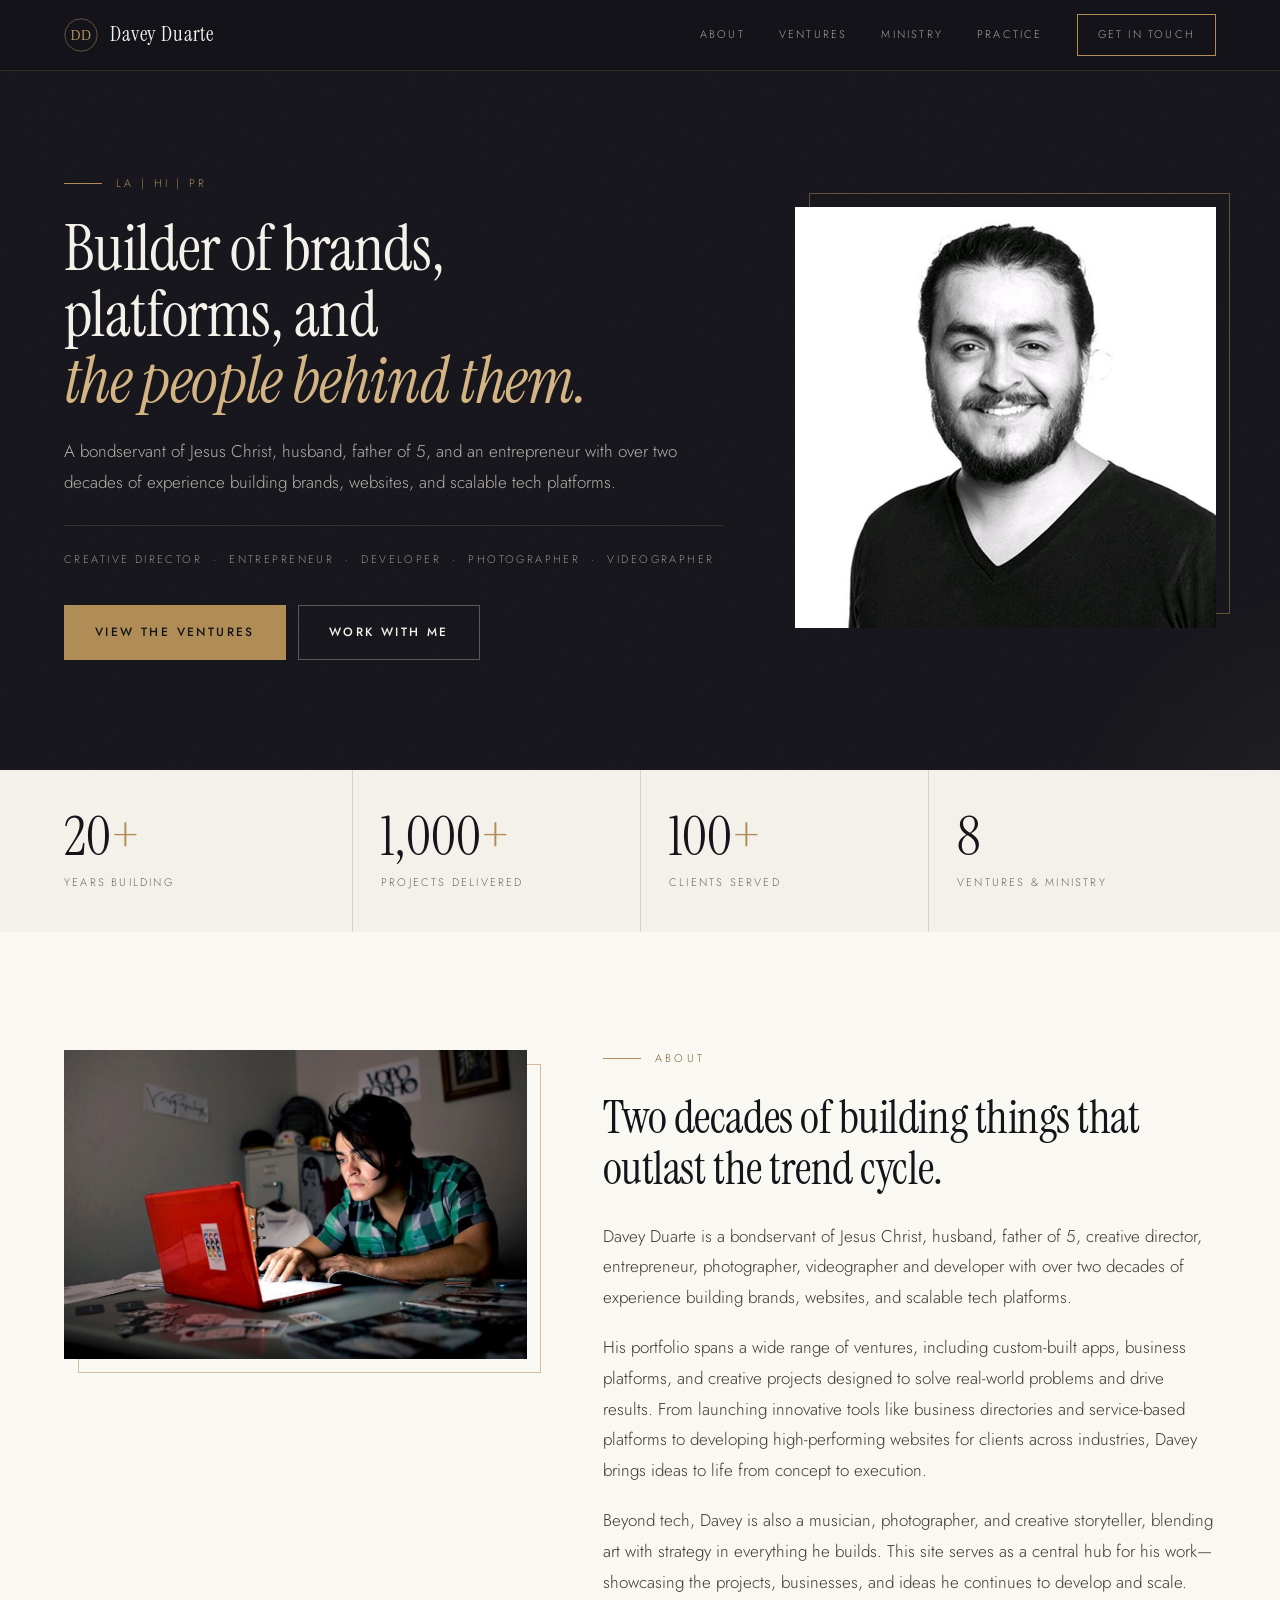
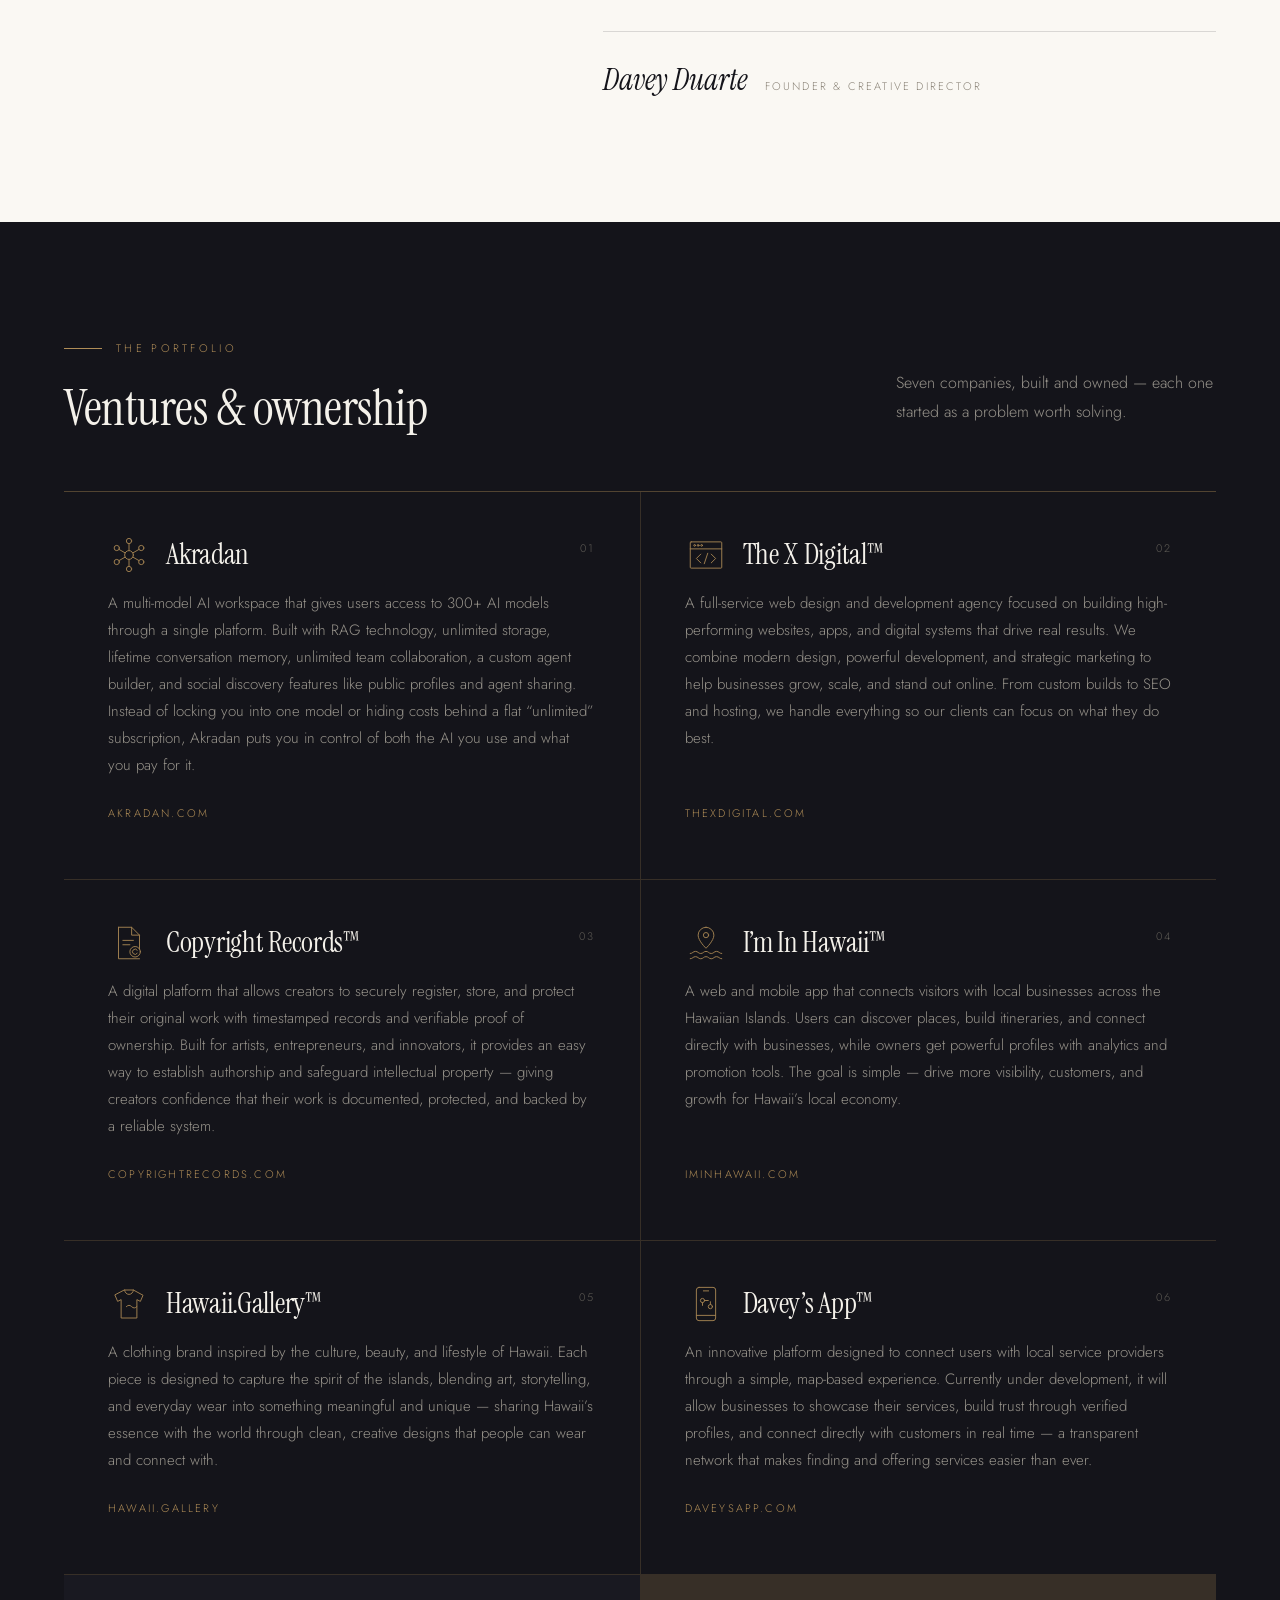
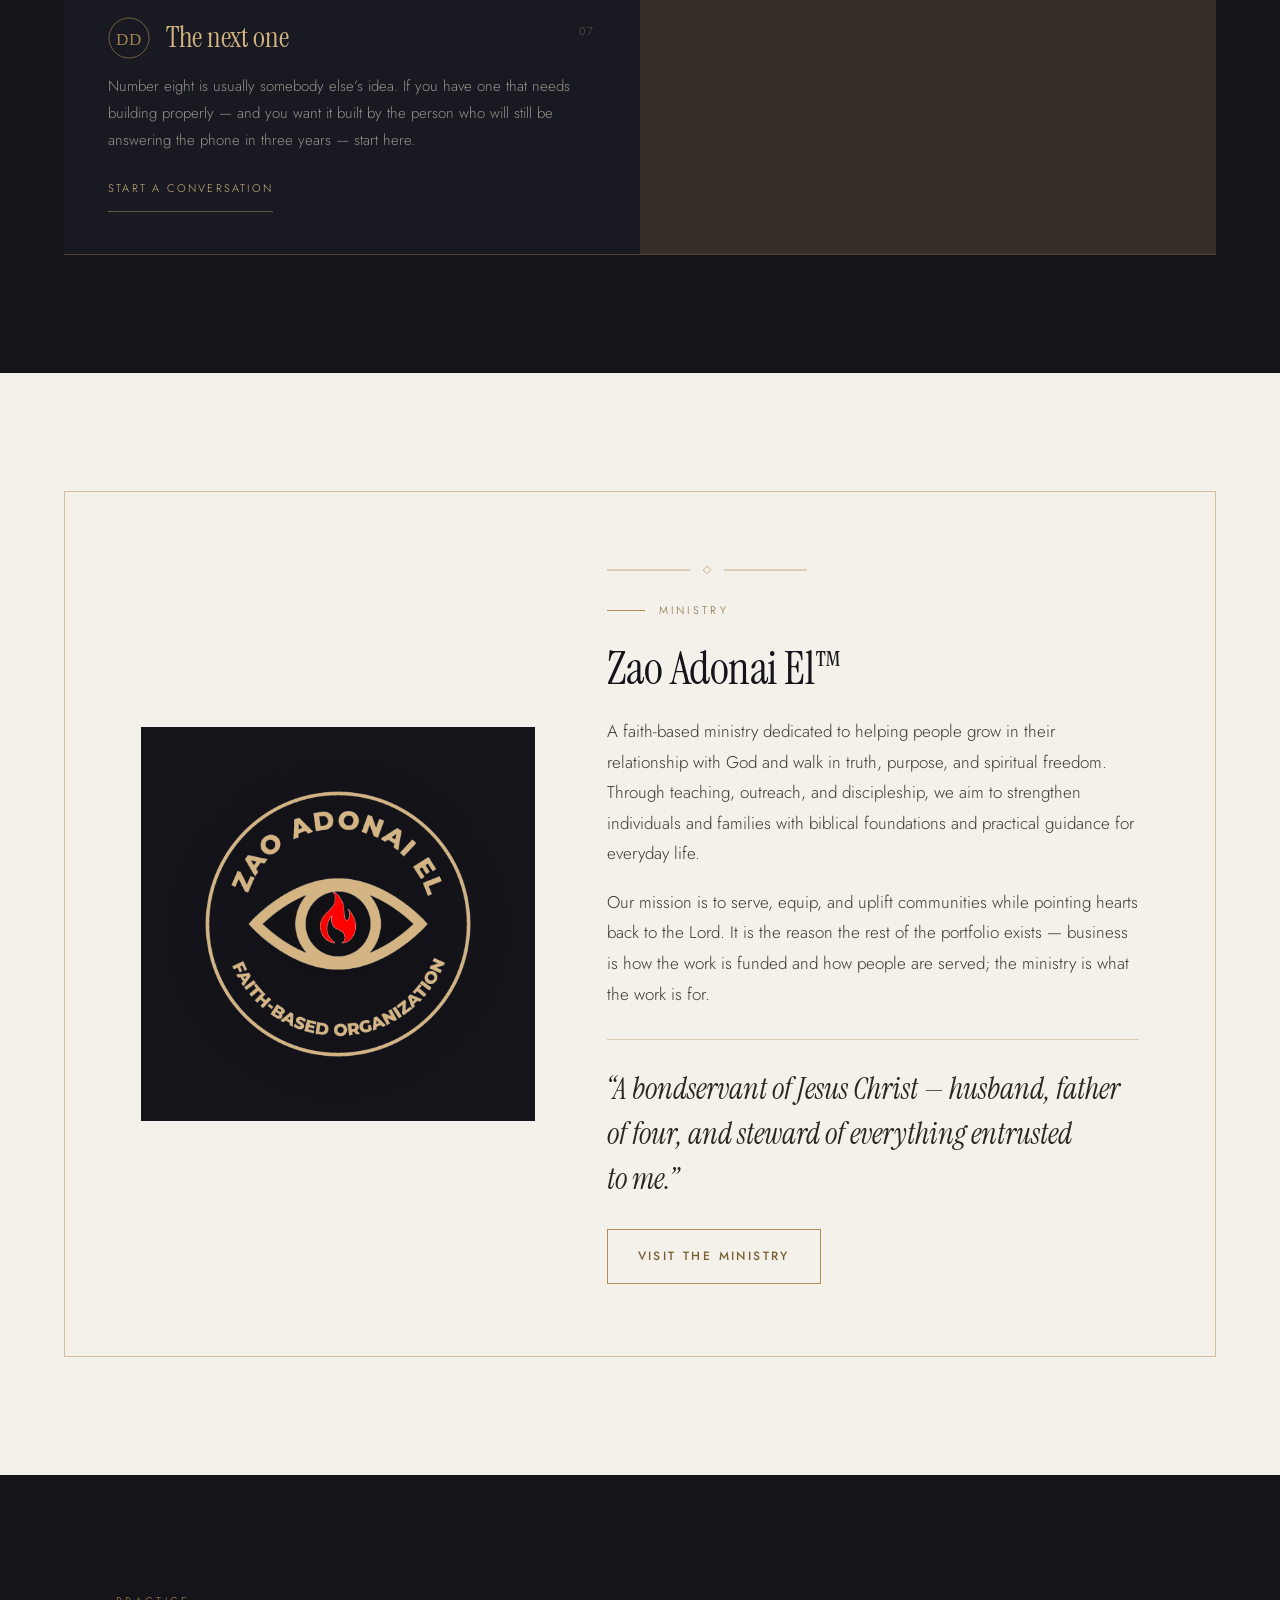
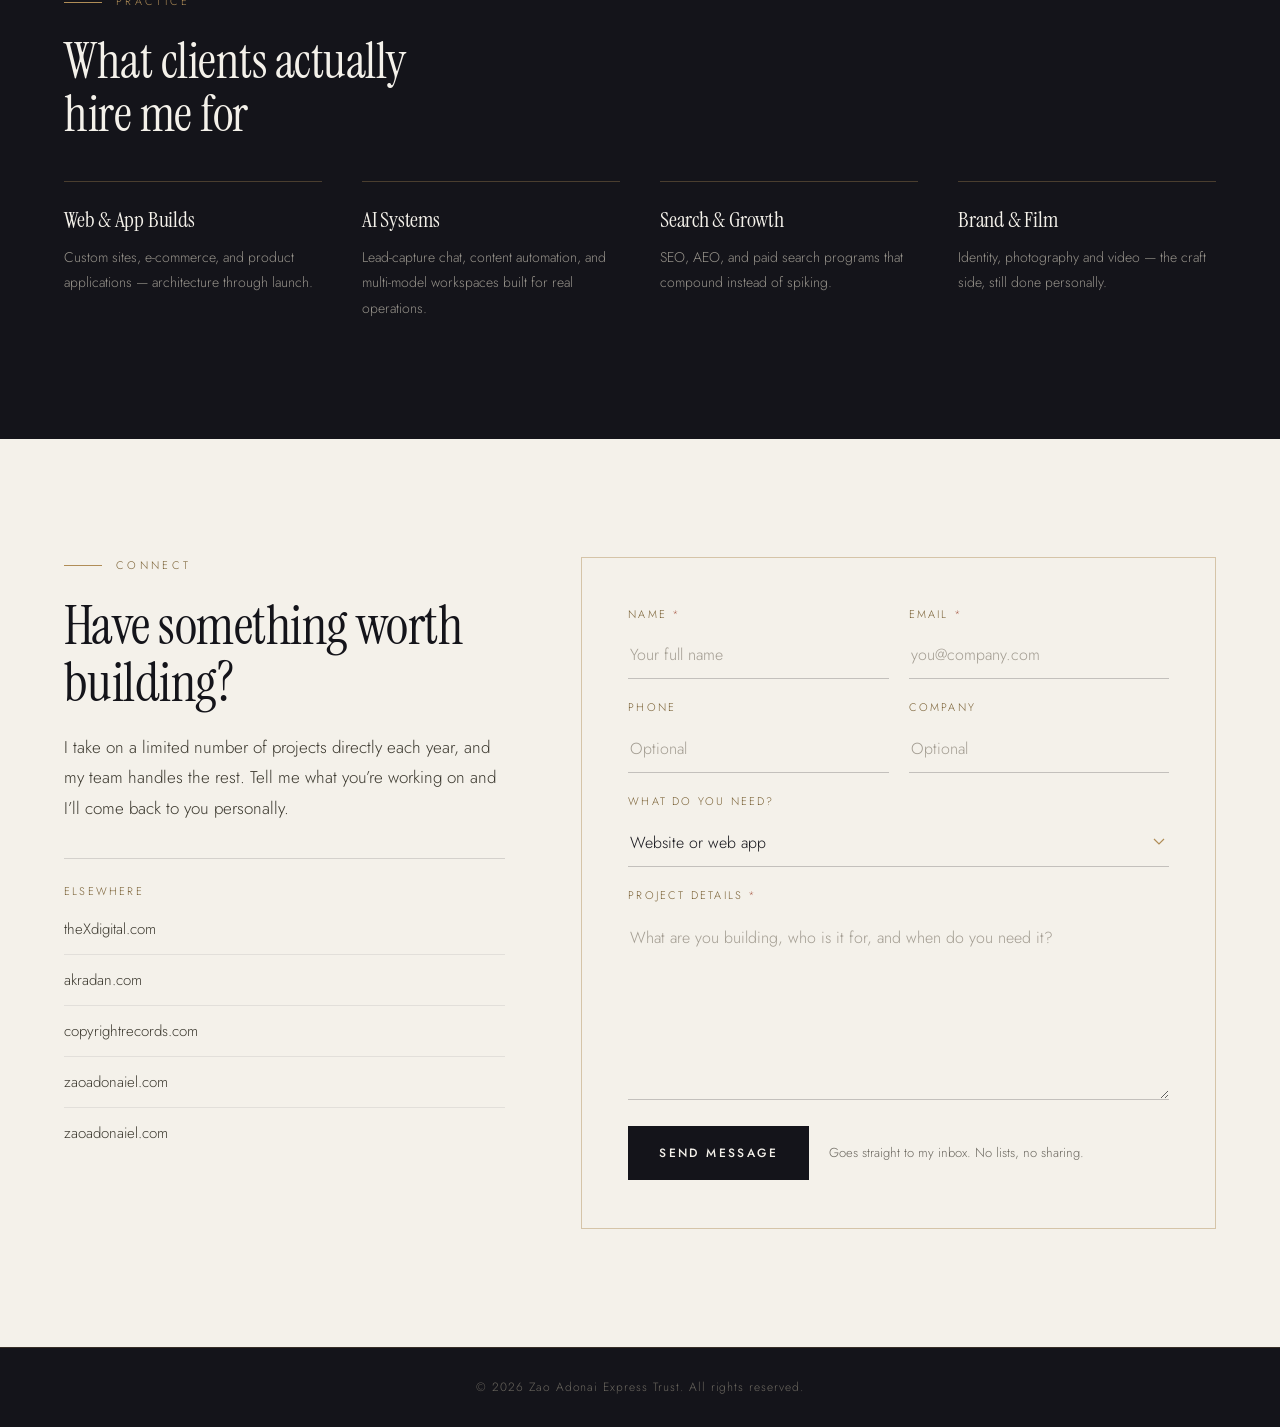
<file: index.html>
<!doctype html>
<html lang="en">
<head>
<meta charset="utf-8">
<meta name="viewport" content="width=device-width, initial-scale=1">
<title>Davey Duarte</title>
<meta name="description" content="Davey Duarte — bondservant of Jesus Christ, husband, father of four, creative director and entrepreneur. Over two decades building brands, websites and scalable tech platforms across seven ventures and a ministry.">
<meta name="author" content="Davey Duarte">
<link rel="canonical" href="https://daveyduarte.com/">

<meta property="og:type" content="profile">
<meta property="og:site_name" content="Davey Duarte">
<meta property="og:title" content="Davey Duarte — Entrepreneur, Creative Director, Builder">
<meta property="og:description" content="Over two decades building brands, websites and scalable tech platforms. Founder of Akradan, The X Digital, Copyright Records and more.">
<meta property="og:url" content="https://daveyduarte.com/">
<meta property="og:image" content="https://daveyduarte.com/images/davey-portrait.jpg">
<meta name="twitter:card" content="summary_large_image">

<link rel="icon" href="images/favicon.svg" type="image/svg+xml">
<link rel="preconnect" href="https://fonts.googleapis.com">
<link rel="preconnect" href="https://fonts.gstatic.com" crossorigin>
<link rel="stylesheet" href="https://fonts.googleapis.com/css2?family=Instrument+Serif:ital@0;1&family=Jost:wght@300;400;500&display=swap">
<link rel="stylesheet" href="css/style.css">
</head>
<body>

<a class="skip" href="#main">Skip to content</a>

<!-- ================= NAV ================= -->
<header class="nav">
  <div class="nav__inner">
    <a class="nav__brand" href="#top">
      <img src="images/logo-mark.svg" width="34" height="34" alt="">
      <span class="nav__mark" data-bind="nav.brand">Davey Duarte</span>
    </a>
    <nav class="nav__links" aria-label="Primary">
      <a href="#about">About</a>
      <a href="#ventures">Ventures</a>
      <a href="#ministry">Ministry</a>
      <a href="#practice">Practice</a>
      <a class="nav__cta" href="#contact">Get in touch</a>
    </nav>
    <button class="nav__toggle" type="button" aria-expanded="false" aria-controls="drawer" aria-label="Menu">
      <span></span><span></span>
    </button>
  </div>
  <nav class="nav__drawer" id="drawer" aria-label="Mobile">
    <a href="#about">About</a>
    <a href="#ventures">Ventures</a>
    <a href="#ministry">Ministry</a>
    <a href="#practice">Practice</a>
    <a href="#contact">Get in touch</a>
  </nav>
</header>

<main id="main">
<div id="top"></div>

  <!-- ================= HERO ================= -->
  <section class="section hero">
    <div class="wrap hero__grid">
      <div class="rv">
        <p class="eyebrow" data-bind="hero.eyebrow">Based in Lajas, Puerto Rico</p>
        <h1 data-bind="hero.heading">Builder of brands,<br>platforms, and<br><em>the people behind them.</em></h1>
        <p class="lede" data-bind="hero.lede">
          A bondservant of Jesus Christ, husband, father of four, and an entrepreneur with over two
          decades of experience building brands, websites, and scalable tech platforms.
        </p>
        <p class="hero__roles" data-bind="hero.roles">
          Creative Director &nbsp;&middot;&nbsp; Entrepreneur &nbsp;&middot;&nbsp; Developer
          &nbsp;&middot;&nbsp; Photographer &nbsp;&middot;&nbsp; Videographer
        </p>
        <div class="hero__actions">
          <a class="btn btn--gold" href="#ventures">View the ventures</a>
          <a class="btn btn--ghost" href="#contact">Work with me</a>
        </div>
      </div>
      <div class="rv">
        <figure class="framed">
          <img data-bind-src="hero.image" src="images/davey-portrait.jpg" width="720" height="720"
               alt="Davey Duarte, black and white portrait" fetchpriority="high">
        </figure>
      </div>
    </div>
  </section>

  <!-- ================= STATS ================= -->
  <section class="stats" aria-label="By the numbers">
    <div class="stats__grid">
      <div class="stat"><div class="stat__n">20<span>+</span></div><div class="stat__l">Years building</div></div>
      <div class="stat"><div class="stat__n">1,000<span>+</span></div><div class="stat__l">Projects delivered</div></div>
      <div class="stat"><div class="stat__n">100<span>+</span></div><div class="stat__l">Clients served</div></div>
      <div class="stat"><div class="stat__n">8</div><div class="stat__l">Ventures &amp; ministry</div></div>
    </div>
  </section>

  <!-- ================= ABOUT ================= -->
  <section class="section on-light about" id="about">
    <div class="wrap about__grid">
      <div class="rv about__media">
        <figure class="framed framed--light">
          <img data-bind-src="about.image" src="images/about-photo.jpg" width="1000" height="1250"
               alt="Creative workspace with code on screen" loading="lazy">
        </figure>
      </div>
      <div class="rv">
        <p class="eyebrow eyebrow--dark">About</p>
        <h2 data-bind="about.heading">Two decades of building things that outlast the trend cycle.</h2>
        <div class="about__body lede">
          <p data-bind="about.body.0">
            Davey Duarte is a bondservant of Jesus Christ, husband, father of 4, creative director,
            entrepreneur, photographer, videographer and developer with over two decades of experience
            building brands, websites, and scalable tech platforms.
          </p>
          <p data-bind="about.body.1">
            His portfolio spans a wide range of ventures, including custom-built apps, business platforms,
            and creative projects designed to solve real-world problems and drive results. From launching
            innovative tools like business directories and service-based platforms to developing
            high-performing websites for clients across industries, Davey brings ideas to life from
            concept to execution.
          </p>
          <p data-bind="about.body.2">
            Beyond tech, Davey is also a musician, photographer, and creative storyteller, blending art
            with strategy in everything he builds. This site serves as a central hub for his
            work&mdash;showcasing the projects, businesses, and ideas he continues to develop and scale.
          </p>
        </div>
        <div class="sig">
          <span class="sig__name" data-bind="about.signature_name">Davey Duarte</span>
          <span class="sig__role" data-bind="about.signature_role">Founder &amp; Creative Director</span>
        </div>
      </div>
    </div>
  </section>

  <!-- ================= VENTURES ================= -->
  <section class="section ventures" id="ventures">
    <div class="wrap">
      <div class="ventures__head rv">
        <div>
          <p class="eyebrow">The Portfolio</p>
          <h2>Ventures &amp; ownership</h2>
        </div>
        <p class="ventures__intro">
          Seven companies, built and owned &mdash; each one started as a problem worth solving.
        </p>
      </div>

      <div class="vgrid">

        <article class="venture rv">
          <div class="venture__head">
            <div class="venture__ident">
              <img class="venture__icon" data-bind-src="ventures.0.icon" src="images/venture-akradan.svg" width="42" height="42" alt="" loading="lazy">
              <h3 data-bind="ventures.0.name">Akradan</h3>
            </div>
            <span class="venture__i">01</span>
          </div>
          <p data-bind="ventures.0.description">
            A multi-model AI workspace that gives users access to 300+ AI models through a single
            platform. Built with RAG technology, unlimited storage, lifetime conversation memory,
            unlimited team collaboration, a custom agent builder, and social discovery features like
            public profiles and agent sharing. Instead of locking you into one model or hiding costs
            behind a flat &ldquo;unlimited&rdquo; subscription, Akradan puts you in control of both the
            AI you use and what you pay for it.
          </p>
          <a class="venture__link" data-bind-href="ventures.0.url" data-bind="ventures.0.linkLabel" href="https://akradan.com" rel="noopener">akradan.com</a>
        </article>

        <article class="venture rv">
          <div class="venture__head">
            <div class="venture__ident">
              <img class="venture__icon" data-bind-src="ventures.1.icon" src="images/venture-x-digital.svg" width="42" height="42" alt="" loading="lazy">
              <h3 data-bind="ventures.1.name">The X Digital&trade;</h3>
            </div>
            <span class="venture__i">02</span>
          </div>
          <p data-bind="ventures.1.description">
            A full-service web design and development agency focused on building high-performing
            websites, apps, and digital systems that drive real results. We combine modern design,
            powerful development, and strategic marketing to help businesses grow, scale, and stand out
            online. From custom builds to SEO and hosting, we handle everything so our clients can focus
            on what they do best.
          </p>
          <a class="venture__link" data-bind-href="ventures.1.url" data-bind="ventures.1.linkLabel" href="https://thexdigital.com" rel="noopener">theXdigital.com</a>
        </article>

        <article class="venture rv">
          <div class="venture__head">
            <div class="venture__ident">
              <img class="venture__icon" data-bind-src="ventures.2.icon" src="images/venture-copyright-records.svg" width="42" height="42" alt="" loading="lazy">
              <h3 data-bind="ventures.2.name">Copyright Records&trade;</h3>
            </div>
            <span class="venture__i">03</span>
          </div>
          <p data-bind="ventures.2.description">
            A digital platform that allows creators to securely register, store, and protect their
            original work with timestamped records and verifiable proof of ownership. Built for artists,
            entrepreneurs, and innovators, it provides an easy way to establish authorship and safeguard
            intellectual property &mdash; giving creators confidence that their work is documented,
            protected, and backed by a reliable system.
          </p>
          <a class="venture__link" data-bind-href="ventures.2.url" data-bind="ventures.2.linkLabel" href="https://copyrightrecords.com" rel="noopener">copyrightrecords.com</a>
        </article>

        <article class="venture rv">
          <div class="venture__head">
            <div class="venture__ident">
              <img class="venture__icon" data-bind-src="ventures.3.icon" src="images/venture-im-in-hawaii.svg" width="42" height="42" alt="" loading="lazy">
              <h3 data-bind="ventures.3.name">I&rsquo;m In Hawaii&trade;</h3>
            </div>
            <span class="venture__i">04</span>
          </div>
          <p data-bind="ventures.3.description">
            A web and mobile app that connects visitors with local businesses across the Hawaiian Islands.
            Users can discover places, build itineraries, and connect directly with businesses, while
            owners get powerful profiles with analytics and promotion tools. The goal is simple &mdash;
            drive more visibility, customers, and growth for Hawaii&rsquo;s local economy.
          </p>
          <a class="venture__link" data-bind-href="ventures.3.url" data-bind="ventures.3.linkLabel" href="https://iminhawaii.com" rel="noopener">iminhawaii.com</a>
        </article>

        <article class="venture rv">
          <div class="venture__head">
            <div class="venture__ident">
              <img class="venture__icon" data-bind-src="ventures.4.icon" src="images/venture-hawaii-gallery.svg" width="42" height="42" alt="" loading="lazy">
              <h3 data-bind="ventures.4.name">Hawaii.Gallery&trade;</h3>
            </div>
            <span class="venture__i">05</span>
          </div>
          <p data-bind="ventures.4.description">
            A clothing brand inspired by the culture, beauty, and lifestyle of Hawaii. Each piece is
            designed to capture the spirit of the islands, blending art, storytelling, and everyday wear
            into something meaningful and unique &mdash; sharing Hawaii&rsquo;s essence with the world
            through clean, creative designs that people can wear and connect with.
          </p>
          <a class="venture__link" data-bind-href="ventures.4.url" data-bind="ventures.4.linkLabel" href="https://hawaii.gallery" rel="noopener">hawaii.gallery</a>
        </article>

        <article class="venture rv">
          <div class="venture__head">
            <div class="venture__ident">
              <img class="venture__icon" data-bind-src="ventures.5.icon" src="images/venture-daveys-app.svg" width="42" height="42" alt="" loading="lazy">
              <h3 data-bind="ventures.5.name">Davey&rsquo;s App&trade;</h3>
            </div>
            <span class="venture__i">06</span>
          </div>
          <p data-bind="ventures.5.description">
            An innovative platform designed to connect users with local service providers through a
            simple, map-based experience. Currently under development, it will allow businesses to
            showcase their services, build trust through verified profiles, and connect directly with
            customers in real time &mdash; a transparent network that makes finding and offering services
            easier than ever.
          </p>
          <a class="venture__link" data-bind-href="ventures.5.url" data-bind="ventures.5.linkLabel" href="https://daveysapp.com" rel="noopener">daveysapp.com</a>
        </article>

        <article class="venture venture--cta rv">
          <div class="venture__head">
            <div class="venture__ident">
              <img class="venture__icon" data-bind-src="ventures.6.icon" src="images/logo-mark.svg" width="42" height="42" alt="" loading="lazy">
              <h3 data-bind="ventures.6.name">The next one</h3>
            </div>
            <span class="venture__i">07</span>
          </div>
          <p data-bind="ventures.6.description">
            Number eight is usually somebody else&rsquo;s idea. If you have one that needs building
            properly &mdash; and you want it built by the person who will still be answering the phone
            in three years &mdash; start here.
          </p>
          <a class="venture__link" data-bind-href="ventures.6.url" data-bind="ventures.6.linkLabel" href="#contact">Start a conversation</a>
        </article>

      </div>
    </div>
  </section>

  <!-- ================= MINISTRY ================= -->
  <section class="section ministry on-light" id="ministry">
    <div class="wrap">
      <div class="ministry__frame rv">
        <div class="ministry__media">
          <figure class="framed framed--seal">
            <img data-bind-src="ministry.image" src="images/zao-seal.png" width="1600" height="1600"
                 alt="Zao Adonai El ministry emblem" loading="lazy">
          </figure>
        </div>
        <div>
          <img class="ornament" src="images/ornament.svg" width="200" height="12" alt="" loading="lazy">
          <p class="eyebrow eyebrow--dark">Ministry</p>
          <h2 data-bind="ministry.heading">Zao Adonai El&trade;</h2>
          <div class="ministry__body lede">
            <p data-bind="ministry.body.0">
              A faith-based ministry dedicated to helping people grow in their relationship with God and
              walk in truth, purpose, and spiritual freedom. Through teaching, outreach, and discipleship,
              we aim to strengthen individuals and families with biblical foundations and practical
              guidance for everyday life.
            </p>
            <p data-bind="ministry.body.1">
              Our mission is to serve, equip, and uplift communities while pointing hearts back to the
              Lord. It is the reason the rest of the portfolio exists &mdash; business is how the work is
              funded and how people are served; the ministry is what the work is for.
            </p>
          </div>
          <p class="pull" data-bind="ministry.quote">
            &ldquo;A bondservant of Jesus Christ &mdash; husband, father of four, and steward of
            everything entrusted to me.&rdquo;
          </p>
          <a class="btn btn--outline-gold" data-bind-href="ministry.url" href="https://zaoadonaiel.com" rel="noopener">Visit the ministry</a>
        </div>
      </div>
    </div>
  </section>

  <!-- ================= PRACTICE ================= -->
  <section class="section practice" id="practice">
    <div class="wrap">
      <p class="eyebrow rv">Practice</p>
      <h2 class="rv" data-bind="practice.heading">What clients actually hire me for</h2>
      <div class="disciplines rv">
        <div class="disc">
          <h3 data-bind="practice.disciplines.0.title">Web &amp; App Builds</h3>
          <p data-bind="practice.disciplines.0.body">Custom sites, e-commerce, and product applications &mdash; architecture through launch.</p>
        </div>
        <div class="disc">
          <h3 data-bind="practice.disciplines.1.title">AI Systems</h3>
          <p data-bind="practice.disciplines.1.body">Lead-capture chat, content automation, and multi-model workspaces built for real operations.</p>
        </div>
        <div class="disc">
          <h3 data-bind="practice.disciplines.2.title">Search &amp; Growth</h3>
          <p data-bind="practice.disciplines.2.body">SEO, AEO, and paid search programs that compound instead of spiking.</p>
        </div>
        <div class="disc">
          <h3 data-bind="practice.disciplines.3.title">Brand &amp; Film</h3>
          <p data-bind="practice.disciplines.3.body">Identity, photography and video &mdash; the craft side, still done personally.</p>
        </div>
      </div>
    </div>
  </section>

  <!-- ================= CONTACT ================= -->
  <section class="section contact on-light" id="contact">
    <div class="wrap contact__grid">

      <div class="contact__aside rv">
        <p class="eyebrow eyebrow--dark">Connect</p>
        <h2 data-bind="contact.heading">Have something worth building?</h2>
        <p class="lede" data-bind="contact.lede">
          I take on a limited number of projects directly each year, and my team handles the rest.
          Tell me what you&rsquo;re working on and I&rsquo;ll come back to you personally.
        </p>
        <div class="elsewhere">
          <p class="elsewhere__t">Elsewhere</p>
          <ul>
            <li><a data-bind-href="elsewhere.0.url" data-bind="elsewhere.0.linkLabel" href="https://thexdigital.com" rel="noopener">theXdigital.com</a></li>
            <li><a data-bind-href="elsewhere.1.url" data-bind="elsewhere.1.linkLabel" href="https://akradan.com" rel="noopener">akradan.com</a></li>
            <li><a data-bind-href="elsewhere.2.url" data-bind="elsewhere.2.linkLabel" href="https://copyrightrecords.com" rel="noopener">copyrightrecords.com</a></li>
            <li><a data-bind-href="elsewhere.3.url" data-bind="elsewhere.3.linkLabel" href="https://creativemaui.com" rel="noopener">creativemaui.com</a></li>
            <li><a data-bind-href="elsewhere.4.url" data-bind="elsewhere.4.linkLabel" href="https://zaoadonaiel.com" rel="noopener">zaoadonaiel.com</a></li>
          </ul>
        </div>
      </div>

      <div class="rv">
        <form class="form" id="contact-form" method="post" action="form-handler.php" data-ajax="1" novalidate>

          <!-- bots fill this; people never see it -->
          <div class="hp" aria-hidden="true">
            <label for="website">Leave this empty</label>
            <input type="text" id="website" name="website" tabindex="-1" autocomplete="off">
          </div>

          <div class="form__grid">
            <div class="field">
              <label for="name">Name <span aria-hidden="true">*</span></label>
              <input type="text" id="name" name="name" autocomplete="name" data-required placeholder="Your full name">
              <span class="field__err" role="alert"></span>
            </div>

            <div class="field">
              <label for="email">Email <span aria-hidden="true">*</span></label>
              <input type="email" id="email" name="email" autocomplete="email" data-required placeholder="you@company.com">
              <span class="field__err" role="alert"></span>
            </div>

            <div class="field">
              <label for="phone">Phone</label>
              <input type="tel" id="phone" name="phone" autocomplete="tel" placeholder="Optional">
            </div>

            <div class="field">
              <label for="company">Company</label>
              <input type="text" id="company" name="company" autocomplete="organization" placeholder="Optional">
            </div>

            <div class="field field--wide">
              <label for="project">What do you need?</label>
              <select id="project" name="project">
                <option value="Website or web app">Website or web app</option>
                <option value="AI system or automation">AI system or automation</option>
                <option value="SEO and growth">SEO and growth</option>
                <option value="Brand, photography or film">Brand, photography or film</option>
                <option value="Something else">Something else</option>
              </select>
            </div>

            <div class="field field--wide">
              <label for="message">Project details <span aria-hidden="true">*</span></label>
              <textarea id="message" name="message" rows="6" data-required
                        placeholder="What are you building, who is it for, and when do you need it?"></textarea>
              <span class="field__err" role="alert"></span>
            </div>
          </div>

          <div class="form__foot">
            <button class="btn btn--dark" type="submit">Send message</button>
            <span class="form__note">Goes straight to my inbox. No lists, no sharing.</span>
          </div>

          <p class="form__status" id="form-status" role="status" aria-live="polite"></p>
        </form>
      </div>

    </div>
  </section>

</main>

<!-- ================= FOOTER ================= -->
<footer class="foot">
  <div class="wrap foot__inner">
    <small data-bind="footer_text">&copy; 2026 Zao Adonai Express Trust. All rights reserved.</small>
  </div>
</footer>

<script src="js/content.js" defer></script>
<script src="js/main.js" defer></script>

<script type="application/ld+json">
{
  "@context": "https://schema.org",
  "@type": "Person",
  "name": "Davey Duarte",
  "url": "https://daveyduarte.com/",
  "image": "https://daveyduarte.com/images/davey-portrait.jpg",
  "jobTitle": "Founder & Creative Director",
  "description": "Creative director, entrepreneur, photographer, videographer and developer with over two decades of experience building brands, websites, and scalable tech platforms.",
  "address": { "@type": "PostalAddress", "addressLocality": "Lajas", "addressRegion": "PR" },
  "sameAs": [
    "https://akradan.com",
    "https://thexdigital.com",
    "https://copyrightrecords.com",
    "https://iminhawaii.com",
    "https://hawaii.gallery",
    "https://daveysapp.com",
    "https://creativemaui.com",
    "https://zaoadonaiel.com"
  ]
}
</script>

</body>
</html>
</file>
<file: css/style.css>
/* ============================================================
   daveyduarte.com
   Palette : charcoal #14141a · ivory #f4f1ea · gold #b08d57
   Type    : Instrument Serif (display) / Jost (text)
   ============================================================ */

:root{
  --ink:#14141a;
  --ink-2:#191921;
  --ink-3:#1f1f28;
  --ivory:#f4f1ea;
  --ivory-2:#faf8f3;
  --gold:#b08d57;
  --gold-lt:#d4b483;
  --gold-dk:#7a6135;
  --mute-d:#96928a;
  --mute-l:#6b675f;
  --body-d:#b5b1a8;
  --body-l:#3c392f;
  --rule-d:rgba(176,141,87,.22);
  --rule-l:rgba(20,20,26,.14);
  --ok:#7fa87f;
  --err:#c98a7a;
  --gutter:24px;
  --maxw:1264px;
}

*,*::before,*::after{box-sizing:border-box}

html{scroll-behavior:smooth;scroll-padding-top:74px;-webkit-text-size-adjust:100%}

body{
  margin:0;
  background:var(--ink);
  color:var(--ivory);
  font-family:'Jost','Helvetica Neue',Arial,sans-serif;
  font-weight:300;
  font-size:16px;
  line-height:1.6;
  -webkit-font-smoothing:antialiased;
  -moz-osx-font-smoothing:grayscale;
  overflow-x:hidden;
}

img{max-width:100%;height:auto;display:block}

a{color:var(--gold);text-decoration:none;transition:color .25s ease}
a:hover,a:focus-visible{color:var(--gold-lt)}

:focus-visible{outline:2px solid var(--gold);outline-offset:3px}

h1,h2,h3{
  font-family:'Instrument Serif',Georgia,'Times New Roman',serif;
  font-weight:400;margin:0;letter-spacing:-.01em;text-wrap:pretty;
}
p{margin:0}
figure{margin:0}

.wrap{max-width:var(--maxw);margin-inline:auto;padding-inline:var(--gutter)}
.section{padding-block:72px;position:relative}

.skip{
  position:absolute;left:-9999px;top:0;z-index:100;
  background:var(--gold);color:var(--ink);padding:12px 20px;font-size:12px;
  letter-spacing:.2em;text-transform:uppercase;
}
.skip:focus{left:0}

/* ---- shared ------------------------------------------------------- */

.eyebrow{
  display:flex;align-items:center;gap:14px;
  font-size:11px;letter-spacing:.3em;text-transform:uppercase;
  color:var(--gold);margin-bottom:24px;
}
.eyebrow::before{content:"";width:38px;height:1px;background:var(--gold);flex:none}
.eyebrow--dark{color:var(--gold-dk)}

.lede{font-size:17px;line-height:1.8;color:var(--body-d)}
.on-light .lede{color:var(--body-l)}

.ornament{width:200px;height:12px;opacity:.8;margin-bottom:26px}

.btn{
  display:inline-block;
  font-size:12px;letter-spacing:.2em;text-transform:uppercase;font-weight:500;
  padding:17px 30px;border:1px solid transparent;cursor:pointer;
  font-family:inherit;min-height:44px;
  transition:background-color .25s ease,color .25s ease,border-color .25s ease;
}
.btn--gold{background:var(--gold);color:var(--ink)}
.btn--gold:hover{background:var(--gold-lt);color:var(--ink)}
.btn--ghost{border-color:rgba(244,241,234,.3);color:var(--ivory)}
.btn--ghost:hover{border-color:var(--gold);color:var(--gold-lt)}
.btn--dark{background:var(--ink);color:var(--ivory)}
.btn--dark:hover{background:var(--ink-3);color:var(--gold-lt)}
.btn--outline-gold{border-color:var(--gold);color:var(--gold-dk)}
.btn--outline-gold:hover{background:var(--gold);color:var(--ink)}

.on-light{background:var(--ivory-2);color:var(--ink)}
.on-light h1,.on-light h2,.on-light h3{color:var(--ink)}

/* gold-offset frame used on every image block */
.framed{position:relative}
.framed::before{
  content:"";position:absolute;inset:-14px -14px 14px 14px;
  border:1px solid rgba(176,141,87,.5);pointer-events:none;
}
.framed--light::before{border-color:rgba(176,141,87,.55);inset:14px -14px -14px 14px}
.framed img{position:relative;width:100%}

.framed--seal{background:var(--ink);padding:15%}
.framed--seal::before{display:none}
.framed--seal img{filter:drop-shadow(0 6px 18px rgba(0,0,0,.35))}

/* ---- nav ---------------------------------------------------------- */

.nav{
  position:sticky;top:0;z-index:50;
  background:rgba(20,20,26,.86);
  backdrop-filter:blur(14px);-webkit-backdrop-filter:blur(14px);
  border-bottom:1px solid var(--rule-d);
}
.nav__inner{
  max-width:var(--maxw);margin-inline:auto;padding:12px var(--gutter);
  display:flex;align-items:center;justify-content:space-between;gap:16px;
}
.nav__brand{display:flex;align-items:center;gap:12px;color:var(--ivory)}
.nav__brand:hover{color:var(--ivory)}
.nav__brand img{width:34px;height:34px;flex:none}
.nav__mark{font-family:'Instrument Serif',Georgia,serif;font-size:21px;letter-spacing:.04em}

.nav__links{display:none}
.nav__links a{font-size:11px;letter-spacing:.2em;text-transform:uppercase;color:#a8a49c}
.nav__links a:hover{color:var(--gold-lt)}
.nav__cta{border:1px solid var(--gold);color:#e8d9bd;padding:11px 20px}
.nav__cta:hover{background:var(--gold);color:var(--ink)}

.nav__toggle{
  width:44px;height:44px;margin-right:-10px;
  display:flex;flex-direction:column;align-items:flex-end;justify-content:center;gap:6px;
  background:none;border:0;cursor:pointer;padding:0;
}
.nav__toggle span{display:block;height:1px;background:var(--gold);transition:width .25s ease}
.nav__toggle span:nth-child(1){width:24px}
.nav__toggle span:nth-child(2){width:16px}
.nav__toggle[aria-expanded="true"] span:nth-child(2){width:24px}

.nav__drawer{display:none;border-top:1px solid var(--rule-d);padding:6px var(--gutter) 18px;background:rgba(20,20,26,.97)}
.nav__drawer.is-open{display:block}
.nav__drawer a{
  display:block;padding:15px 0;font-size:12px;letter-spacing:.2em;text-transform:uppercase;
  color:#a8a49c;border-bottom:1px solid rgba(176,141,87,.14);
}
.nav__drawer a:last-child{border-bottom:0;color:var(--gold-lt)}

/* ---- hero --------------------------------------------------------- */

.hero{padding-block:56px 64px;overflow:hidden}
.hero::before{
  content:"";position:absolute;inset:0;
  background-image:url("../images/texture-grain.svg");
  opacity:.05;pointer-events:none;mix-blend-mode:screen;
}
.hero::after{
  content:"";position:absolute;inset:auto -30% -60% auto;width:620px;height:620px;border-radius:50%;
  background:radial-gradient(circle,rgba(176,141,87,.10),transparent 68%);pointer-events:none;
}
.hero__grid{display:grid;gap:44px;align-items:center;position:relative;z-index:1}
.hero h1{font-size:clamp(42px,10.5vw,68px);line-height:1.03;margin-bottom:22px}
.hero h1 em{font-style:italic;color:var(--gold-lt)}
.hero__roles{
  margin-top:28px;padding-top:22px;border-top:1px solid var(--rule-d);
  font-size:11px;letter-spacing:.22em;text-transform:uppercase;color:var(--mute-d);line-height:2.1;
}
.hero__actions{display:flex;flex-wrap:wrap;gap:12px;margin-top:34px}
.hero .framed{max-width:420px;margin-inline:auto}
.hero .framed img{background:var(--ivory)}

/* ---- stat band ---------------------------------------------------- */

.stats{background:var(--ivory);color:var(--ink)}
.stats__grid{
  display:grid;grid-template-columns:repeat(2,minmax(0,1fr));
  max-width:var(--maxw);margin-inline:auto;padding-inline:var(--gutter);
}
.stat{padding:30px 16px 30px 0}
.stat:nth-child(even){padding-left:24px;border-left:1px solid var(--rule-l)}
.stat:nth-child(-n+2){border-bottom:1px solid var(--rule-l)}
.stat__n{font-family:'Instrument Serif',Georgia,serif;font-size:clamp(38px,9vw,54px);line-height:1}
.stat__n span{color:var(--gold)}
.stat__l{font-size:11px;letter-spacing:.2em;text-transform:uppercase;color:var(--mute-l);margin-top:10px}

/* ---- about -------------------------------------------------------- */

.about__body{display:flex;flex-direction:column;gap:20px}
.about h2{font-size:clamp(30px,7.5vw,46px);line-height:1.12;margin-bottom:26px}
.about__media{margin-bottom:36px}
.sig{
  margin-top:34px;padding-top:24px;border-top:1px solid var(--rule-l);
  display:flex;flex-wrap:wrap;align-items:baseline;gap:8px 18px;
}
.sig__name{font-family:'Instrument Serif',Georgia,serif;font-style:italic;font-size:30px}
.sig__role{font-size:11px;letter-spacing:.2em;text-transform:uppercase;color:#8a8377}

/* ---- ventures ----------------------------------------------------- */

.ventures h2{font-size:clamp(32px,8vw,50px);line-height:1.06;margin-bottom:14px}
.ventures__intro{max-width:46ch;margin-bottom:44px;color:var(--mute-d);font-size:16px;line-height:1.8}

.vgrid{display:grid;gap:1px;background:var(--rule-d);border-block:1px solid var(--rule-d)}
.venture{background:var(--ink);padding:34px 0;display:flex;flex-direction:column;gap:14px;transition:background-color .3s ease}
.venture__head{display:flex;align-items:flex-start;justify-content:space-between;gap:16px}
.venture__ident{display:flex;align-items:center;gap:16px}
.venture__icon{width:42px;height:42px;flex:none;opacity:.9;transition:transform .35s ease}
.venture:hover .venture__icon{transform:translateY(-2px) scale(1.04)}
.venture h3{font-size:clamp(23px,5.2vw,29px);line-height:1.15;color:var(--ivory)}
.venture__i{font-size:11px;letter-spacing:.2em;color:#5f5c56;flex:none;padding-top:6px}
.venture p{font-size:15px;line-height:1.8;color:var(--mute-d)}
.venture__link{
  margin-top:auto;align-self:flex-start;
  font-size:11px;letter-spacing:.2em;text-transform:uppercase;
  padding:12px 0;display:inline-block;min-height:44px;border-bottom:1px solid transparent;
}
.venture__link:hover{border-bottom-color:var(--gold-lt)}
.venture--cta{background:var(--ink-2)}
.venture--cta h3{color:var(--gold-lt)}
.venture--cta .venture__link{color:var(--gold-lt);border-bottom-color:rgba(212,180,131,.4)}

/* ---- ministry ----------------------------------------------------- */

.ministry{background:var(--ivory);color:var(--ink)}
.ministry__frame{border:1px solid rgba(176,141,87,.5);padding:36px 22px}
.ministry h2{font-size:clamp(30px,7.5vw,46px);line-height:1.1;margin-bottom:22px}
.ministry__body{display:flex;flex-direction:column;gap:18px}
.ministry__media{margin-bottom:32px}
.pull{
  margin-top:30px;padding-top:26px;border-top:1px solid rgba(176,141,87,.4);
  font-family:'Instrument Serif',Georgia,serif;font-style:italic;
  font-size:clamp(21px,5vw,30px);line-height:1.5;color:#2a2721;text-wrap:pretty;
}
.ministry .btn{margin-top:28px}

/* ---- practice ----------------------------------------------------- */

.practice h2{font-size:clamp(32px,8vw,50px);line-height:1.06;margin-bottom:40px;max-width:16ch}
.disciplines{display:grid;gap:26px}
.disc{border-top:1px solid rgba(176,141,87,.35);padding-top:20px}
.disc h3{font-size:22px;margin-bottom:8px;color:var(--ivory)}
.disc p{font-size:14px;line-height:1.8;color:var(--mute-d)}

/* ---- contact + form ----------------------------------------------- */

.contact{background:var(--ivory);color:var(--ink)}
.contact h2{font-size:clamp(34px,9vw,54px);line-height:1.05;margin-bottom:20px}
.contact__aside{margin-bottom:44px}
.contact__mail{
  display:inline-block;margin-top:26px;font-size:16px;color:var(--body-l);
  border-bottom:1px solid rgba(176,141,87,.5);padding-bottom:3px;
}
.contact__mail:hover{color:var(--gold-dk)}

.elsewhere{margin-top:34px;padding-top:24px;border-top:1px solid var(--rule-l)}
.elsewhere__t{font-size:11px;letter-spacing:.2em;text-transform:uppercase;color:var(--gold-dk);margin-bottom:4px}
.elsewhere ul{list-style:none;margin:0;padding:0}
.elsewhere li{border-bottom:1px solid rgba(20,20,26,.08)}
.elsewhere li:last-child{border-bottom:0}
.elsewhere a{display:block;padding:13px 0;font-size:15px;color:var(--body-l);min-height:44px}
.elsewhere a:hover{color:var(--gold-dk)}

.form{background:var(--ivory);border:1px solid rgba(176,141,87,.45);padding:30px 22px}
.form__grid{display:grid;gap:20px}
.field{display:flex;flex-direction:column;gap:8px}
.field label{font-size:11px;letter-spacing:.2em;text-transform:uppercase;color:var(--gold-dk)}
.field label span{color:#b3705e}
.field input,.field select,.field textarea{
  font-family:inherit;font-size:16px;font-weight:300;color:var(--ink);
  background:transparent;border:0;border-bottom:1px solid rgba(20,20,26,.22);
  padding:12px 2px;min-height:46px;border-radius:0;
  transition:border-color .25s ease;
  -webkit-appearance:none;appearance:none;
}
.field select{
  background-image:url("data:image/svg+xml;utf8,<svg xmlns='http://www.w3.org/2000/svg' width='12' height='8'><path d='M1 1l5 5 5-5' fill='none' stroke='%23b08d57' stroke-width='1.2'/></svg>");
  background-repeat:no-repeat;background-position:right 4px center;
}
.field textarea{resize:vertical;min-height:130px;line-height:1.7}
.field input:focus,.field select:focus,.field textarea:focus{outline:0;border-bottom-color:var(--gold)}
.field input::placeholder,.field textarea::placeholder{color:#a29c91}
.field.is-invalid input,.field.is-invalid select,.field.is-invalid textarea{border-bottom-color:#b3705e}
.field__err{font-size:12px;color:#a35a46;letter-spacing:.02em;display:none}
.field.is-invalid .field__err{display:block}

/* honeypot — hidden from people, visible to naive bots */
.hp{position:absolute;left:-9999px;width:1px;height:1px;overflow:hidden}

.form__foot{display:flex;flex-wrap:wrap;align-items:center;gap:14px 20px;margin-top:26px}
.form__note{font-size:13px;color:var(--mute-l);line-height:1.6}
.form__status{
  margin-top:18px;padding:14px 16px;font-size:14px;line-height:1.6;display:none;
  border-left:2px solid var(--gold);background:rgba(176,141,87,.08);color:var(--body-l);
}
.form__status.is-on{display:block}
.form__status.is-ok{border-left-color:var(--ok);background:rgba(127,168,127,.1)}
.form__status.is-err{border-left-color:var(--err);background:rgba(201,138,122,.12)}
.btn[disabled]{opacity:.55;cursor:progress}

/* ---- footer ------------------------------------------------------- */

.foot{border-top:1px solid var(--rule-d);padding-block:30px}
.foot__inner{display:flex;flex-direction:column;align-items:center;text-align:center;gap:10px}
.foot small{font-size:12px;letter-spacing:.08em;color:var(--mute-l)}

/* ---- reveal ------------------------------------------------------- */

.rv{opacity:0;transform:translateY(18px);transition:opacity .7s ease,transform .7s ease}
.rv.in{opacity:1;transform:none}

@media (prefers-reduced-motion:reduce){
  html{scroll-behavior:auto}
  .rv{opacity:1;transform:none;transition:none}
  *{animation-duration:.01ms !important;transition-duration:.01ms !important}
}

/* ============================================================
   >= 640px
   ============================================================ */
@media (min-width:640px){
  :root{--gutter:40px}
  .section{padding-block:92px}
  .hero{padding-block:76px 88px}
  .stats__grid{grid-template-columns:repeat(4,minmax(0,1fr))}
  .stat{padding:40px 20px 40px 0;border-bottom:0 !important}
  .stat:nth-child(n+2){padding-left:28px;border-left:1px solid var(--rule-l)}
  .vgrid{grid-template-columns:repeat(2,minmax(0,1fr))}
  .venture{padding:34px 30px}
  .ministry__frame{padding:52px 44px}
  .disciplines{grid-template-columns:repeat(2,minmax(0,1fr));gap:32px 40px}
  .form{padding:40px 38px}
  .form__grid{grid-template-columns:repeat(2,minmax(0,1fr))}
  .field--wide{grid-column:1 / -1}
}

/* ============================================================
   >= 980px
   ============================================================ */
@media (min-width:980px){
  :root{--gutter:56px}
  body{font-size:17px}
  .section{padding-block:118px}
  .hero{padding-block:104px 110px}

  .nav__inner{padding-block:14px}
  .nav__links{display:flex;align-items:center;gap:34px}
  .nav__toggle,.nav__drawer{display:none !important}

  .hero__grid{grid-template-columns:1.22fr .78fr;gap:72px}
  .hero h1{font-size:clamp(56px,5vw,74px)}
  .hero .framed{max-width:none;margin:0}

  .about__grid{display:grid;grid-template-columns:.86fr 1.14fr;gap:76px;align-items:start}
  .about__media{margin-bottom:0}
  .about h2{font-size:46px}
  .about__body{max-width:62ch}

  .ventures__head{display:flex;align-items:flex-end;justify-content:space-between;gap:60px;margin-bottom:56px}
  .ventures h2{margin-bottom:0}
  .ventures__intro{margin-bottom:8px;flex:none;width:320px}
  .venture{padding:42px 44px;min-height:250px}
  .venture:hover{background:var(--ink-2)}

  .ministry__frame{padding:72px 76px;display:grid;grid-template-columns:.85fr 1.15fr;gap:72px;align-items:center}
  .ministry__media{margin-bottom:0}
  .pull{margin-top:30px}

  .disciplines{grid-template-columns:repeat(4,minmax(0,1fr));gap:40px}

  .contact__grid{display:grid;grid-template-columns:.82fr 1.18fr;gap:76px;align-items:start}
  .contact__aside{margin-bottom:0}
  .form{padding:48px 46px}
}
</file>
